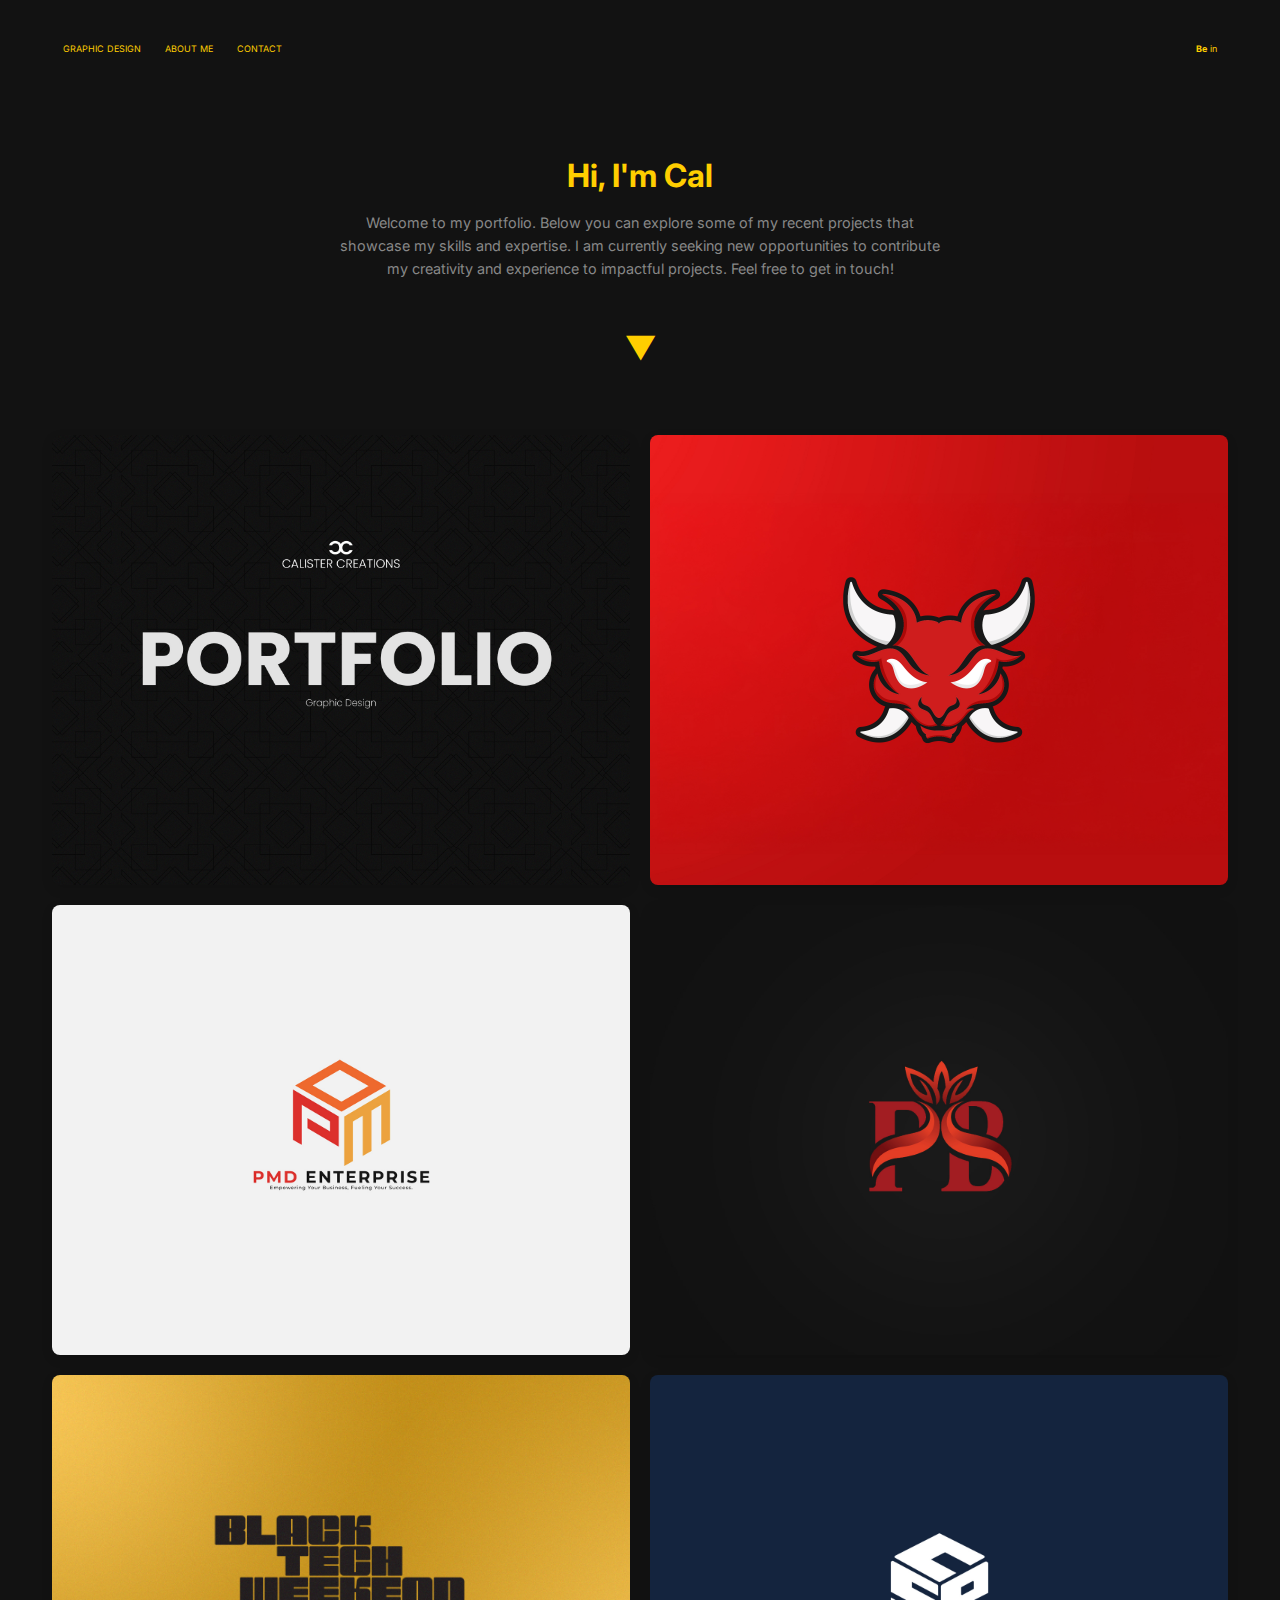
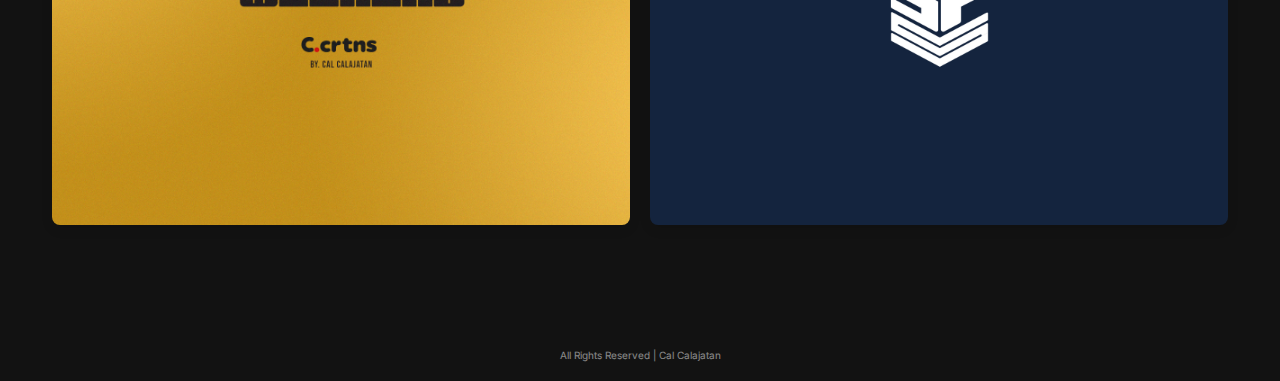
<file: index.html>
<!DOCTYPE html>
<html lang="en">
<head>
  <meta charset="UTF-8" />
  <meta name="viewport" content="width=device-width, initial-scale=1.0"/>
  <title>Calister Creations</title>
<link rel="icon" type="image/svg+xml" href="./img/Portfolio/logo svg.svg">
  <!-- Google Font -->
  <link rel="stylesheet" href="styles.css" />
  <link href="https://fonts.googleapis.com/css2?family=Inter:wght@400;600&display=swap" rel="stylesheet">
</head>
<body>
 <header>
  <div class="portfolio-nav-left">
    <a href="./index.html">GRAPHIC DESIGN</a>
    <a href="./about.html">ABOUT ME</a>
    <a href="./contact.html">CONTACT</a>
  </div>



  <div class="portfolio-nav-right">
    <a href="https://www.behance.net/call2"><strong>Be</strong> in</a>
  </div>
</header>


  <main>
    <section class="intro">
      <h1 style="color: #ffce00;">Hi, I'm Cal</h1>
      <p>
       Welcome to my portfolio. Below you can explore some of my recent projects that showcase my skills and expertise. I am currently seeking new opportunities to contribute my creativity and experience to impactful projects. Feel free to get in touch!
      </p>
    </section>

    <div class="scroll-down">&#x25BC;</div>

    <section class="projects">
      <div class="project-card">
        <a href="./portfolio.html"><img src="./img/Portfolio/1.jpg" alt="Project 1"></a>
      </div>
      <div class="project-card">
        <a href="project3.html"><img src="./img/oni images/1.jpg" alt="Project 2"></a> 
      </div>
      <div class="project-card">
        <a href="project2.html"><img src="./img/PMD.jpg" alt="Project 3"></a>
      </div>
      <div class="project-card">
        <a href="./project4.html"><img src="./img/PMB Logo.jpg" alt="Project 4"></a>
      </div>
      <div class="project-card">
        <a href="Project5.html"><img src="./img2/cover.jpg" alt="Project 5"></a>
      </div>
      <div class="project-card">
        <a href="./project6.html"><img src="./img/CSPS LOGO.jpg" alt="Project 6"></a>
      </div>
    </section>
  </main>

  <button class="scroll-top">&#8679;</button>

  <script>
    // Scroll to top functionality
    document.querySelector('.scroll-top').addEventListener('click', () => {
      window.scrollTo({ top: 0, behavior: 'smooth' });
    });
  </script>
</body>

<footer>
  <p>All Rights Reserved | Cal Calajatan
  </p>
</footer>
</html>
</file>
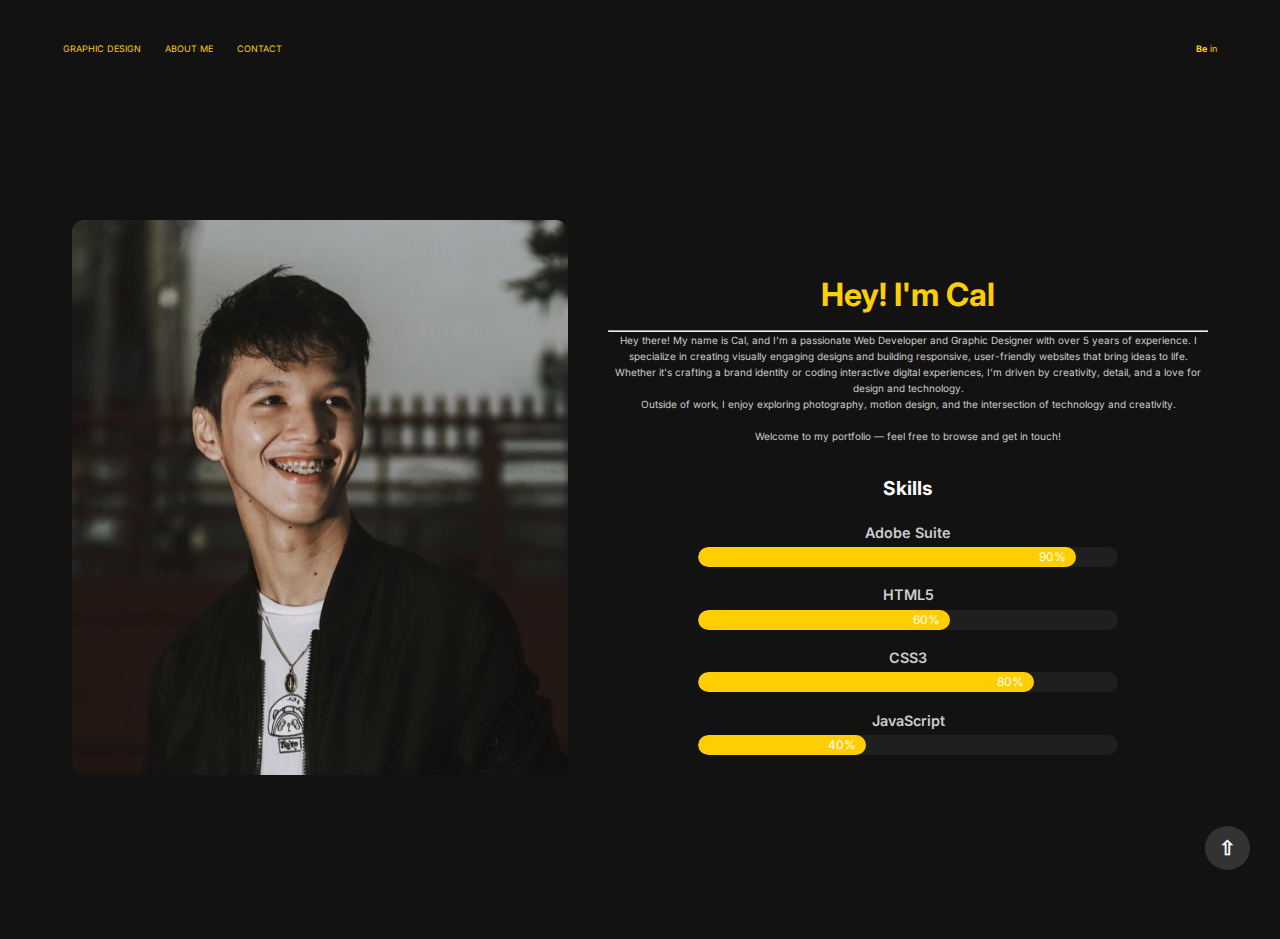
<file: about.html>
<!DOCTYPE html>
<html lang="en">
<head>
  <meta charset="UTF-8" />
  <meta name="viewport" content="width=device-width, initial-scale=1.0"/>
  <title>About – Cal's Portfolio</title>
  <link rel="stylesheet" href="https://cdnjs.cloudflare.com/ajax/libs/font-awesome/6.5.0/css/all.min.css">
  <!-- Fonts -->
  <link href="https://fonts.googleapis.com/css2?family=Inter:wght@400;600&display=swap" rel="stylesheet">

  <!-- External CSS -->
  <link rel="stylesheet" href="styles.css">
</head>
<body>
  <header>
    <div class="portfolio-nav-left">
      <a href="./index.html">GRAPHIC DESIGN</a>
      <a href="./about.html">ABOUT ME</a>
      <a href="./contact.html">CONTACT</a>
    </div>
    <div class="portfolio-nav-right">
      <a href="https://www.behance.net/call2"><strong>Be</strong> in</a>
    </div>
  </header>

  <main>
    <!-- About Section -->
<section class="portfolio-about">
  <div class="portfolio-about-image">
    <img src="./img/Profile Pic/Profile Pic.jpg" alt="Nick Faucher">
  </div>

  <div class="portfolio-about-text">
    <h2 style="color: #ffce00;">Hey! I'm Cal</h2>
    <hr>
    <p>
      Hey there! My name is Cal, and I’m a passionate Web Developer and Graphic Designer with over 5 years of experience. I specialize in creating visually engaging designs and building responsive, user-friendly websites that bring ideas to life.
    </p>
    <p>
      Whether it's crafting a brand identity or coding interactive digital experiences, I’m driven by creativity, detail, and a love for design and technology.
    </p>
    <p>
      Outside of work, I enjoy exploring photography, motion design, and the intersection of technology and creativity. <br><br>
      Welcome to my portfolio — feel free to browse and get in touch!
    </p>

    <!-- Skills Section Moved Here -->
    <section class="skills">
      <h3>Skills</h3>
      <div class="skill">
        <span>Adobe Suite</span>
        <div class="skill-bar"><div class="skill-fill photoshop">90%</div></div>
      </div>
      <div class="skill">
        <span>HTML5</span>
        <div class="skill-bar"><div class="skill-fill html">60%</div></div>
      </div>
      <div class="skill">
        <span>CSS3</span>
        <div class="skill-bar"><div class="skill-fill css">80%</div></div>
      </div>
      <div class="skill">
        <span>JavaScript</span>
        <div class="skill-bar"><div class="skill-fill js">40%</div></div>
      </div>
    </section>
  </div>
</section>


    <!-- Go Back Button -->
    <div style="text-align: center; margin: 2rem;">
      <a href="index.html" class="go-back-btn">← Go Back to Home</a>
    </div>
  </main>

  <button class="back-to-top" onclick="window.scrollTo({top: 0, behavior: 'smooth'})">&#8679;</button>
</body>
</html>
</file>
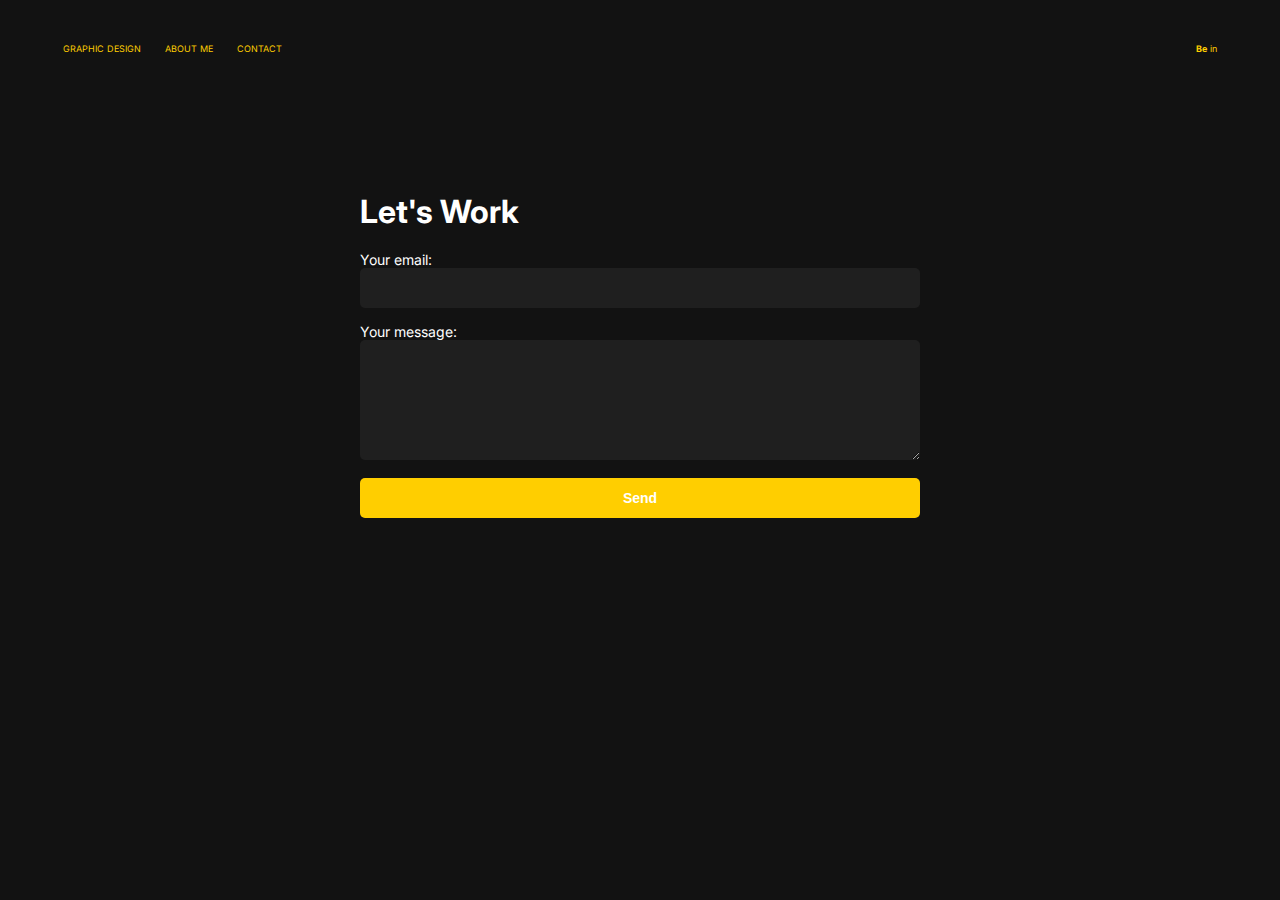
<file: contact.html>
<!DOCTYPE html>
<html lang="en">
<head>
  <meta charset="UTF-8" />
  <meta name="viewport" content="width=device-width, initial-scale=1.0"/>
  <title>Contact Page</title>
<link rel="icon" type="image/svg+xml" href="./img/Portfolio/logo svg.svg">
  <!-- External Stylesheet -->
  <link rel="stylesheet" href="styles.css" />

  <!-- Font -->
  <link href="https://fonts.googleapis.com/css2?family=Inter:wght@400;600&display=swap" rel="stylesheet">
</head>
<body>
  <header>
    <div class="portfolio-nav-left">
      <a href="./index.html">GRAPHIC DESIGN</a>
      <a href="./about.html">ABOUT ME</a>
      <a href="./contact.html">CONTACT</a>
    </div>

    <div class="portfolio-nav-right">
      <a href="https://www.behance.net/call2"><strong>Be</strong> in</a>
    </div>
  </header>

  <section class="contact-section">
    <h1>Let's Work</h1>
    <form id="contact-form">
      <label>
        Your email:
        <input type="email" name="email" required>
      </label>
      <label>
        Your message:
        <textarea name="message" rows="6" required></textarea>
      </label>
      <button type="submit">Send</button>
    </form>

    <div id="thank-you" style="display:none; margin-top: 20px;">
      <p style="color: rgb(255, 255, 255);">Thank you! Your message has been sent.</p>
      <a href="./index.html" style="display: inline-block; margin-top: 10px; padding: 10px 20px; background-color: #333; color: #fff; text-decoration: none; border-radius: 4px;">Go Back</a>
    </div>
  </section>

  <script>
    const form = document.getElementById('contact-form');
    const thankYouMessage = document.getElementById('thank-you');

    form.addEventListener('submit', async (e) => {
      e.preventDefault();

      const formData = new FormData(form);

      try {
        const response = await fetch('https://formspree.io/f/xeozjdbz', {
          method: 'POST',
          headers: {
            'Accept': 'application/json'
          },
          body: formData
        });

        if (response.ok) {
          form.style.display = 'none';
          thankYouMessage.style.display = 'block';
        } else {
          alert('Oops! There was a problem submitting your form');
        }
      } catch (error) {
        alert('Error: ' + error.message);
      }
    });
  </script>
</body>
</html>
</file>
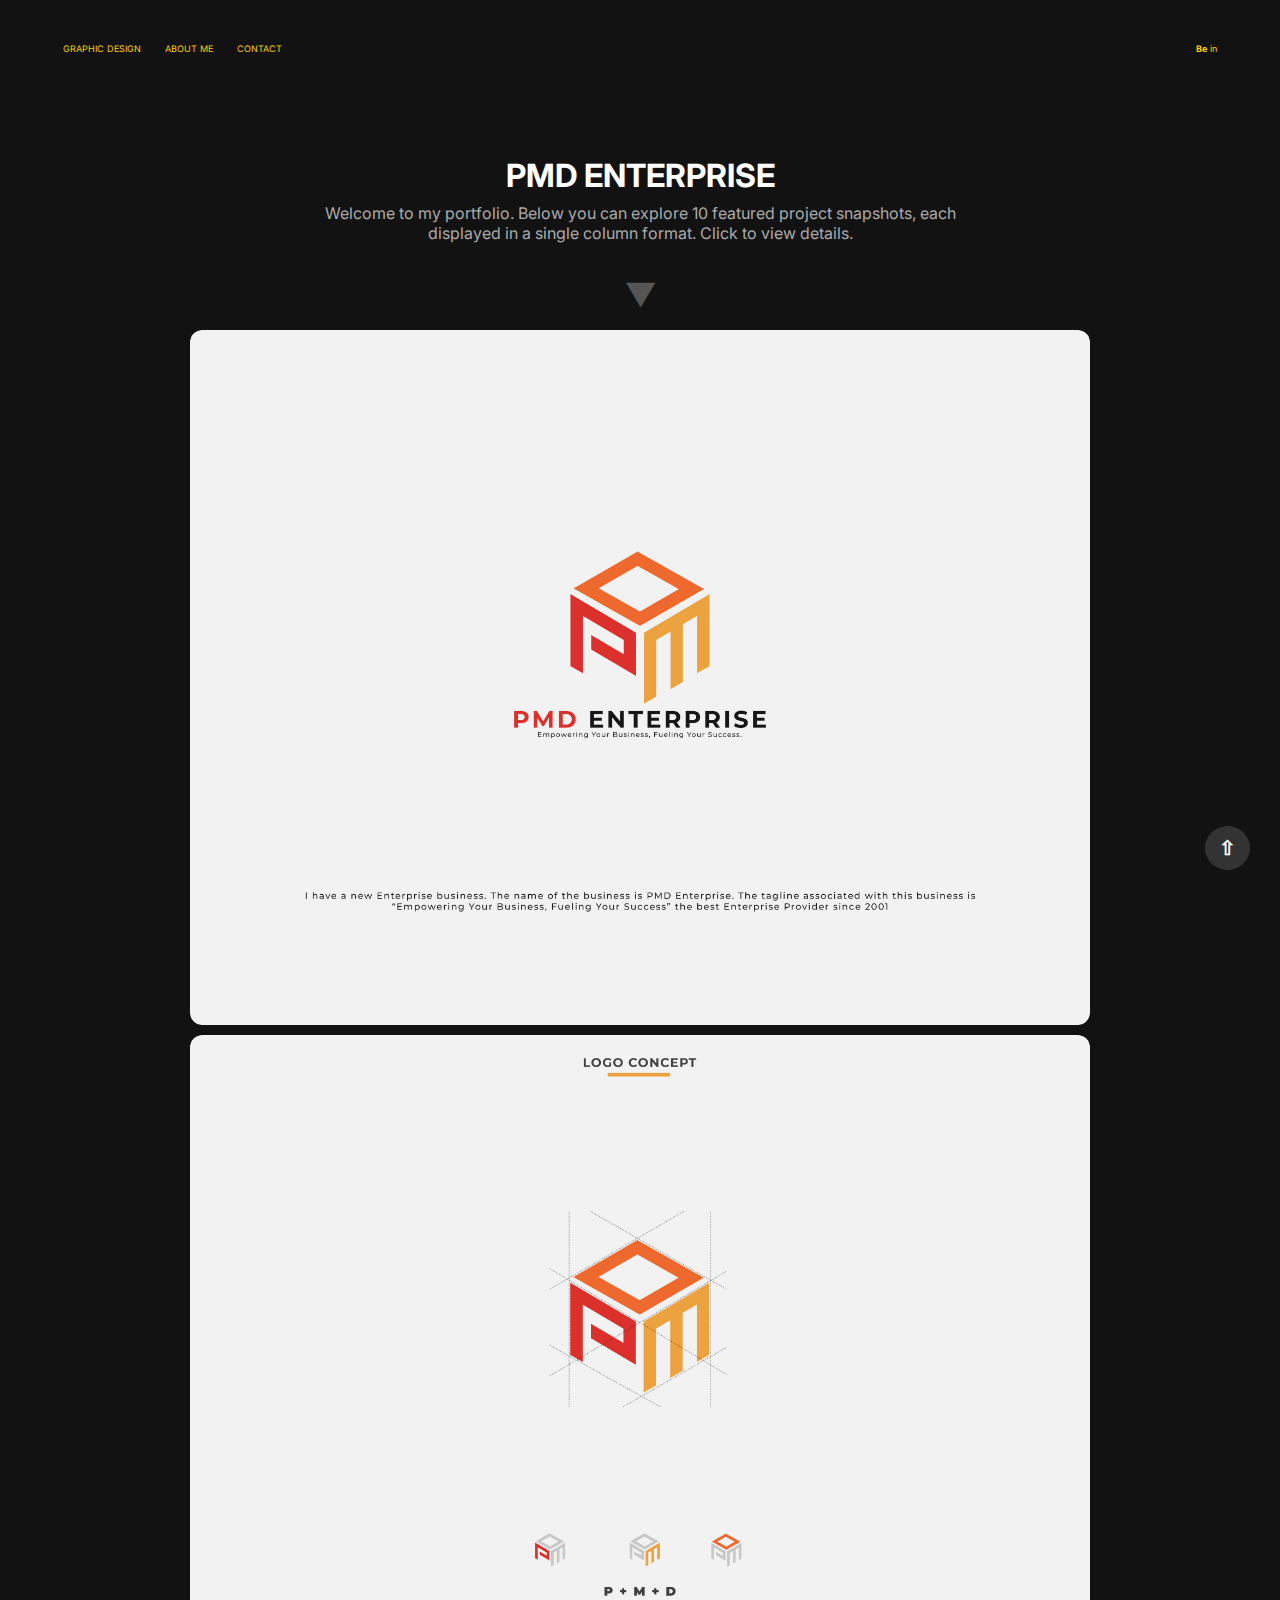
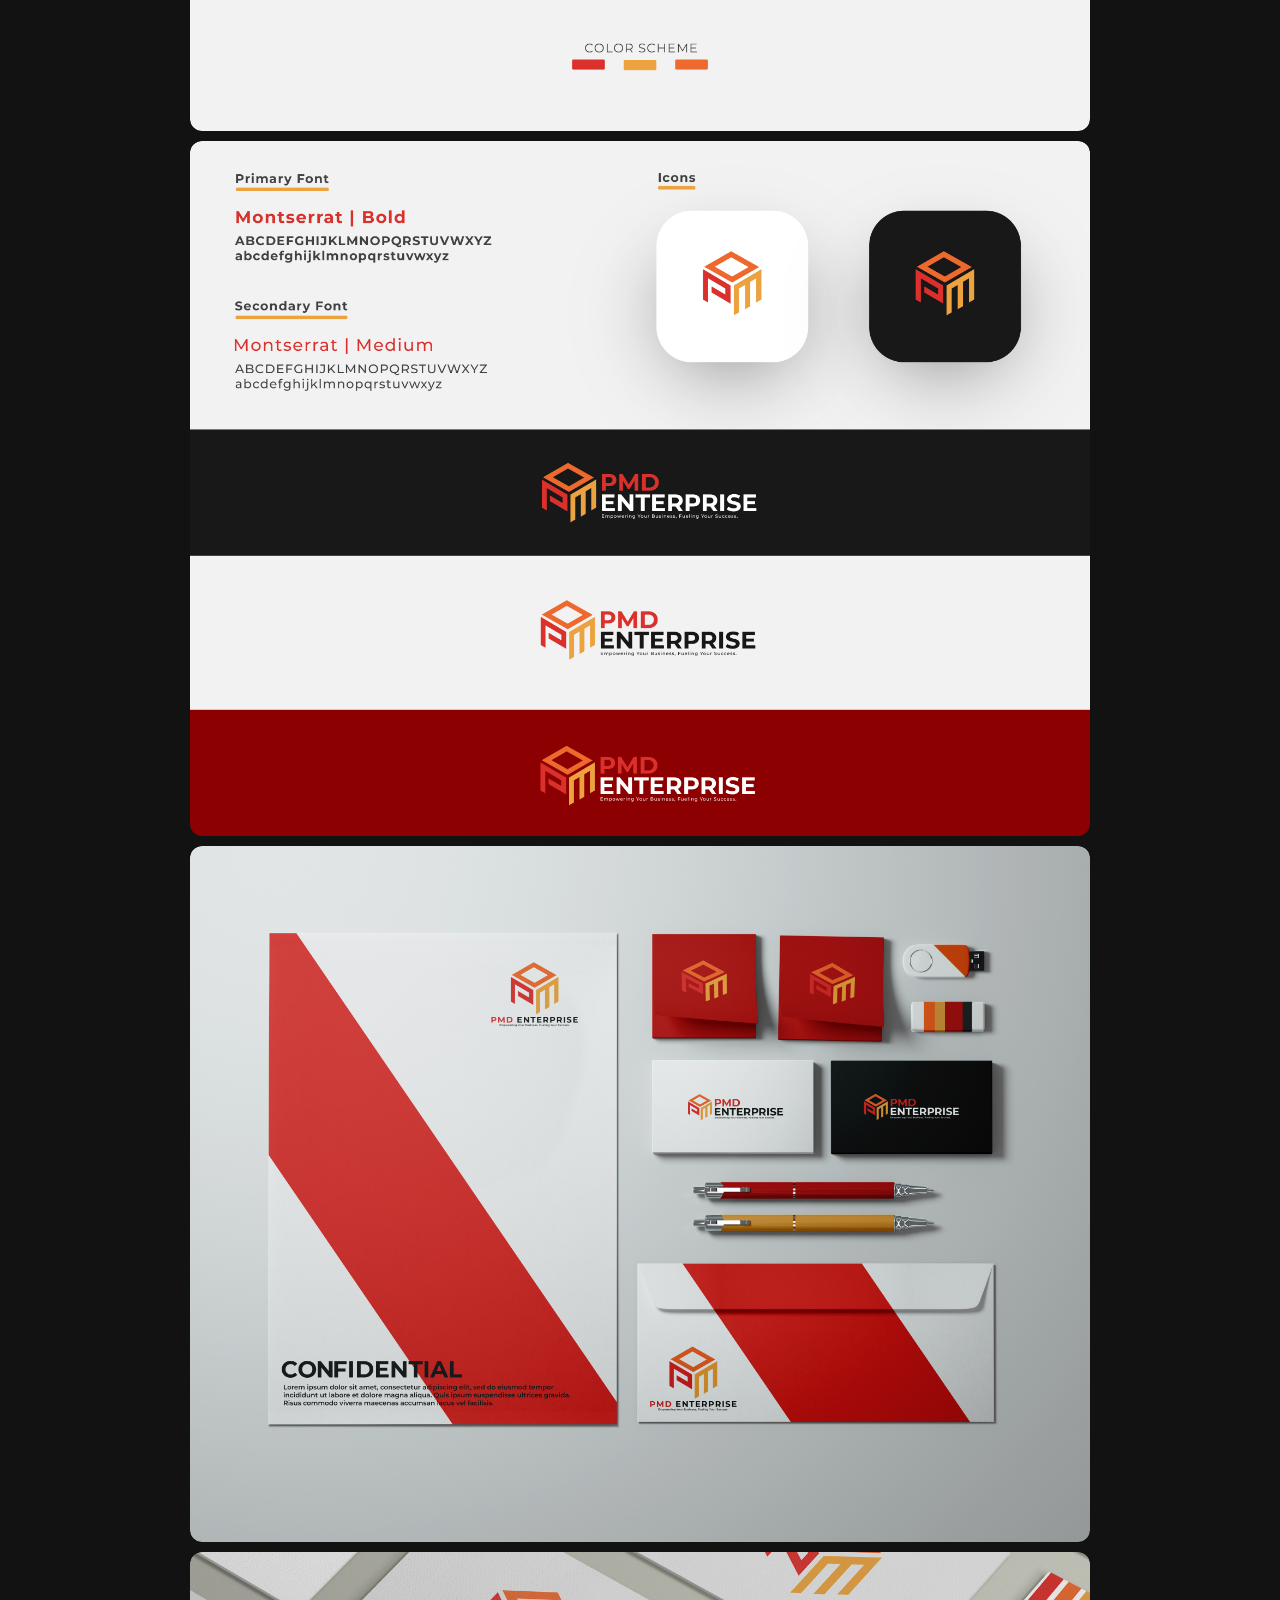
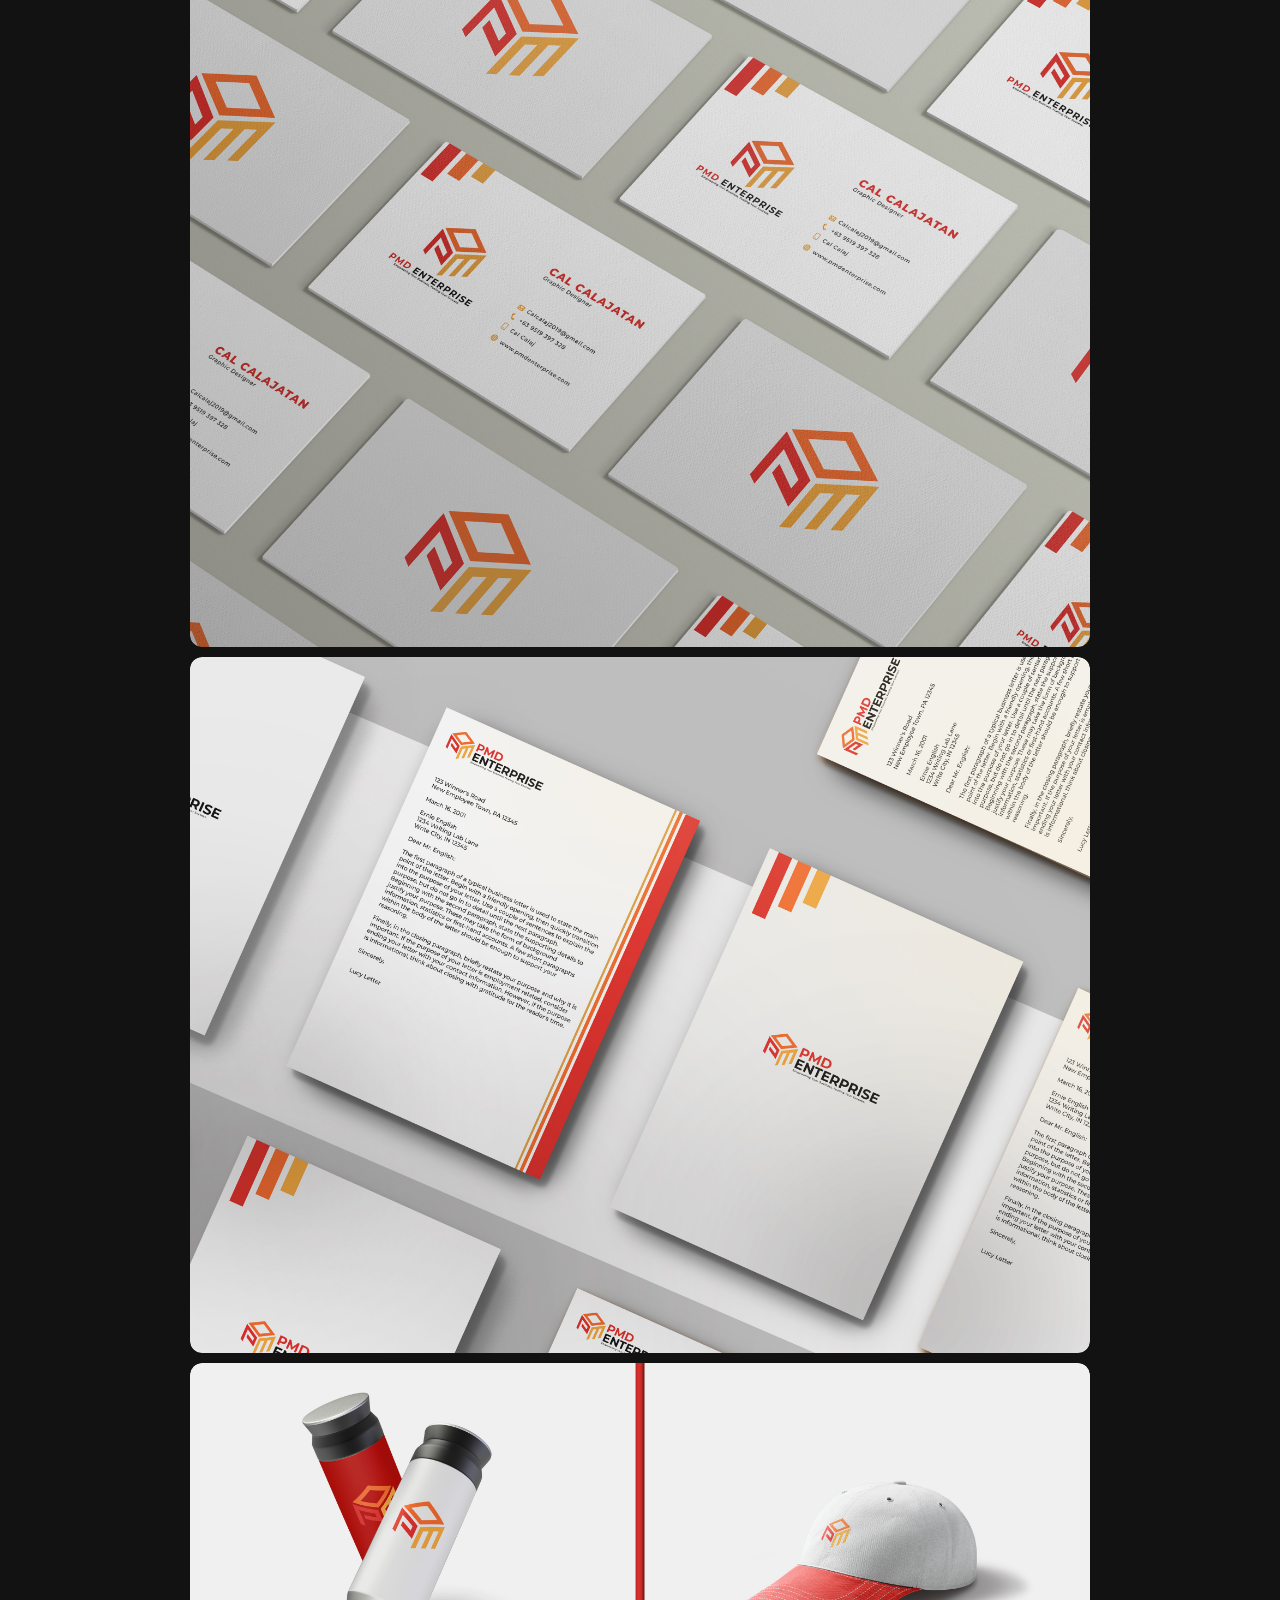
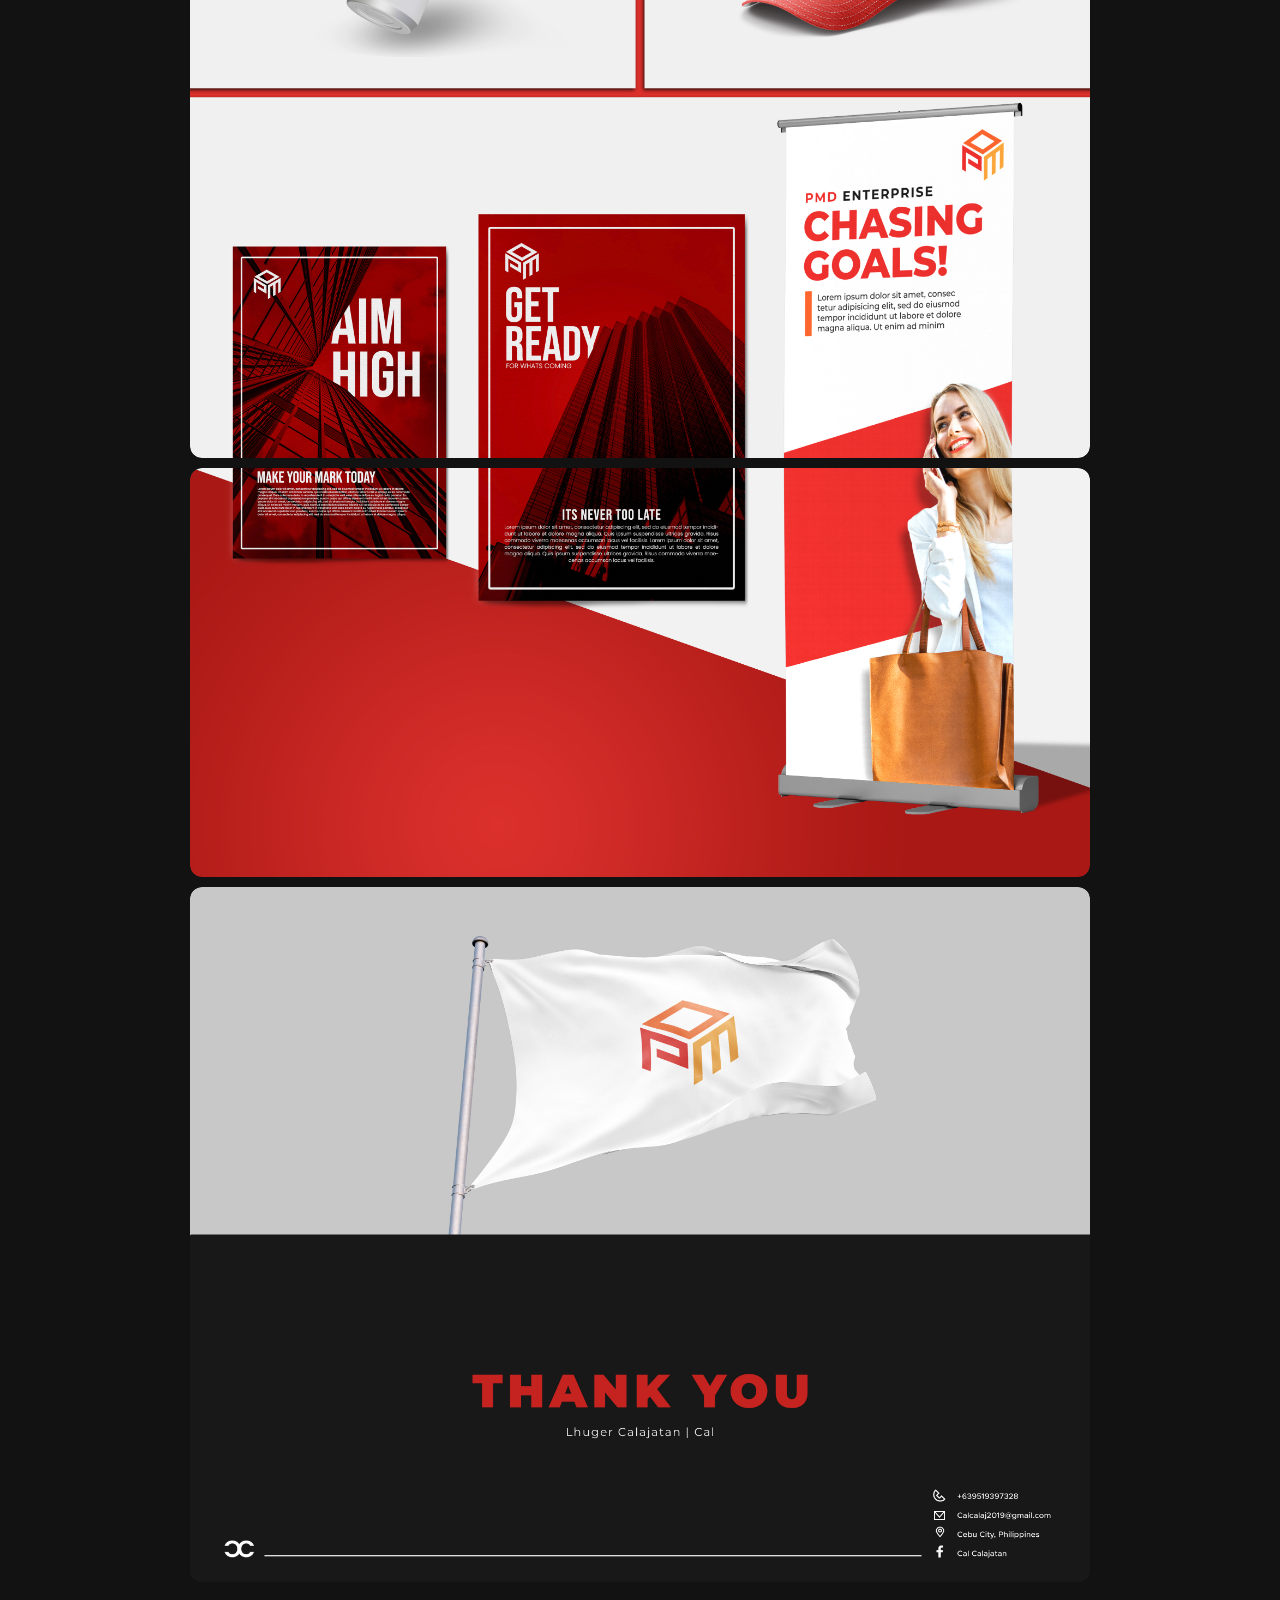
<file: project1.html>
<!DOCTYPE html>
<html lang="en">
<head>
  <meta charset="UTF-8" />
  <meta name="viewport" content="width=device-width, initial-scale=1.0"/>
  <title>PMD ENTERPRISE – Project Page</title>

  <!-- Google Fonts -->
  <link href="https://fonts.googleapis.com/css2?family=Inter:wght@400;600&display=swap" rel="stylesheet">

  <!-- External CSS -->
  <link rel="stylesheet" href="styles.css">
</head>
<body>
  <header>
    <div class="portfolio-nav-left">
      <a href="index.html">GRAPHIC DESIGN</a>
      <a href="./about.html">ABOUT ME</a>
      <a href="contact.html">CONTACT</a>
    </div>

    <div class="portfolio-nav-right">
      <a href="https://www.behance.net/call2"><strong>Be</strong> in</a>
    </div>
  </header>

  <main>
    <section class="portfolio-intro">
      <h1>PMD ENTERPRISE</h1>
      <p>
        Welcome to my portfolio. Below you can explore 10 featured project snapshots,
        each displayed in a single column format. Click to view details.
      </p>
    </section>

    <div class="scroll-indicator">&#x25BC;</div>

    <section class="project-gallery">
      <div class="project-thumbnail"><img src="./img/PMD/1 (2023_11_29 14_57_53 UTC).jpg" alt="Project 1"></div>
      <div class="project-thumbnail"><img src="./img/PMD/2 (2024_10_18 04_38_22 UTC).jpg" alt="Project 2"></div>
      <div class="project-thumbnail"><img src="./img/PMD/3 (2023_11_29 14_57_53 UTC).jpg" alt="Project 3"></div>
      <div class="project-thumbnail"><img src="./img/PMD/4 (2023_11_29 14_57_53 UTC).jpg" alt="Project 4"></div>
      <div class="project-thumbnail"><img src="./img/PMD/5 (2023_11_29 14_57_53 UTC).jpg" alt="Project 5"></div>
      <div class="project-thumbnail"><img src="./img/PMD/6 (2023_11_29 14_57_53 UTC).jpg" alt="Project 6"></div>
      <div class="project-thumbnail"><img src="./img/PMD/8 (2024_10_18 04_38_22 UTC).jpg" alt="Project 7"></div>
      <div class="project-thumbnail"><img src="./img/PMD/9 (2023_11_29 14_57_53 UTC).jpg" alt="Project 8"></div>
      <div class="project-thumbnail"><img src="./img/PMD/10 (2023_11_29 14_57_53 UTC).jpg" alt="Project 9"></div>
    </section>
  </main>

  <button class="back-to-top" onclick="window.scrollTo({top: 0, behavior: 'smooth'})">&#8679;</button>
</body>
</html>
</file>
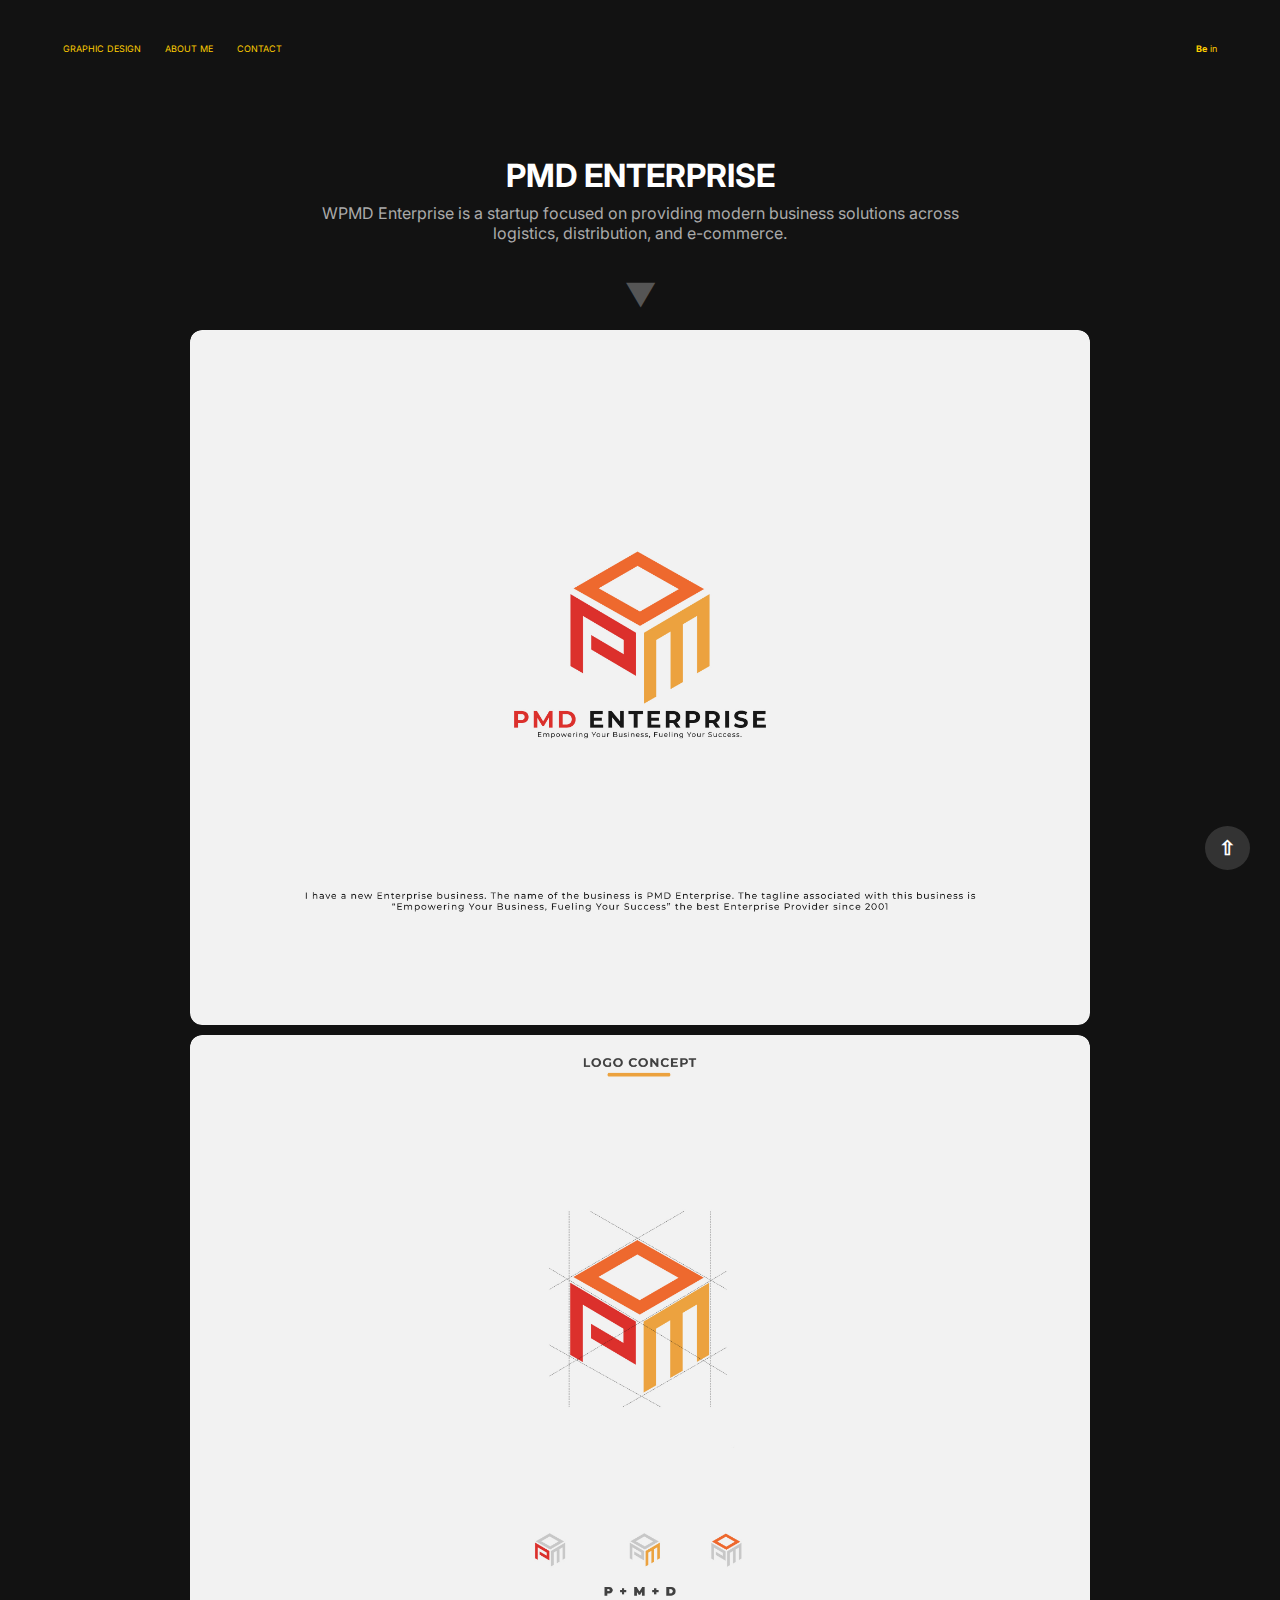
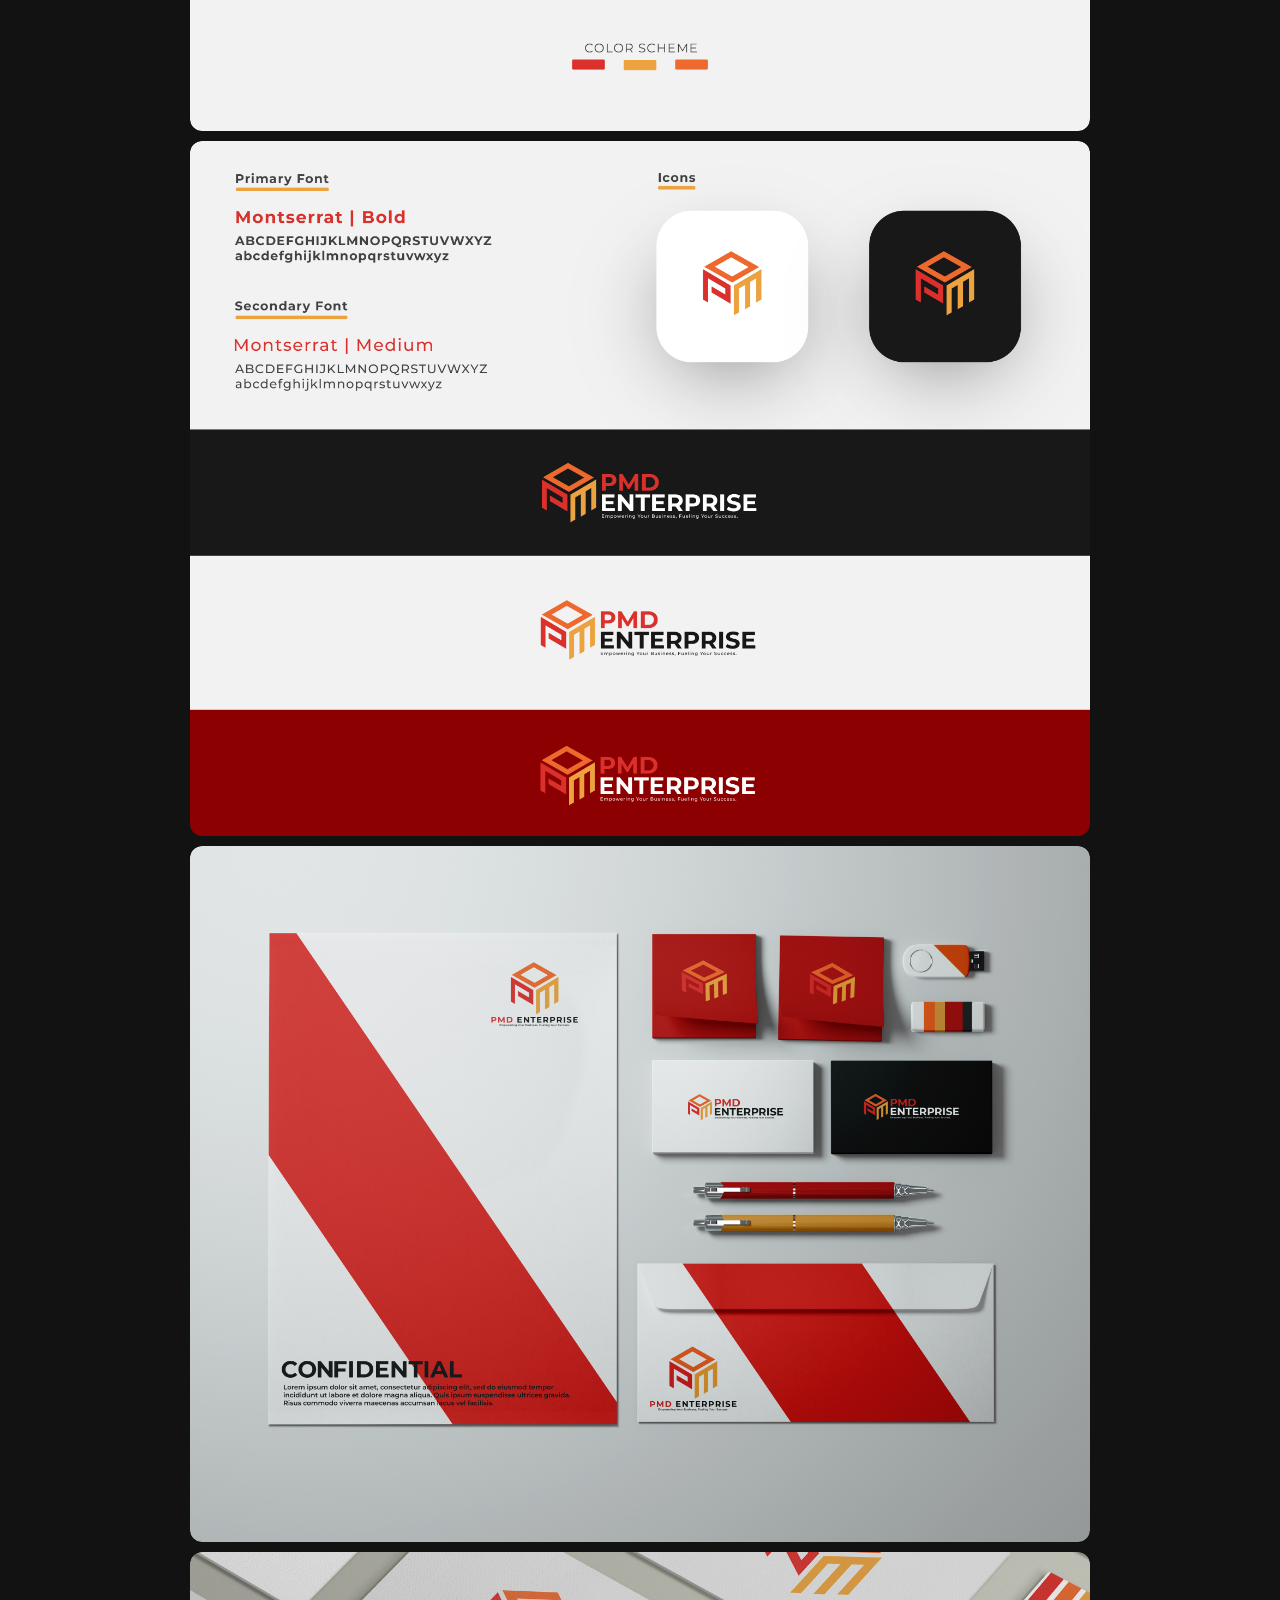
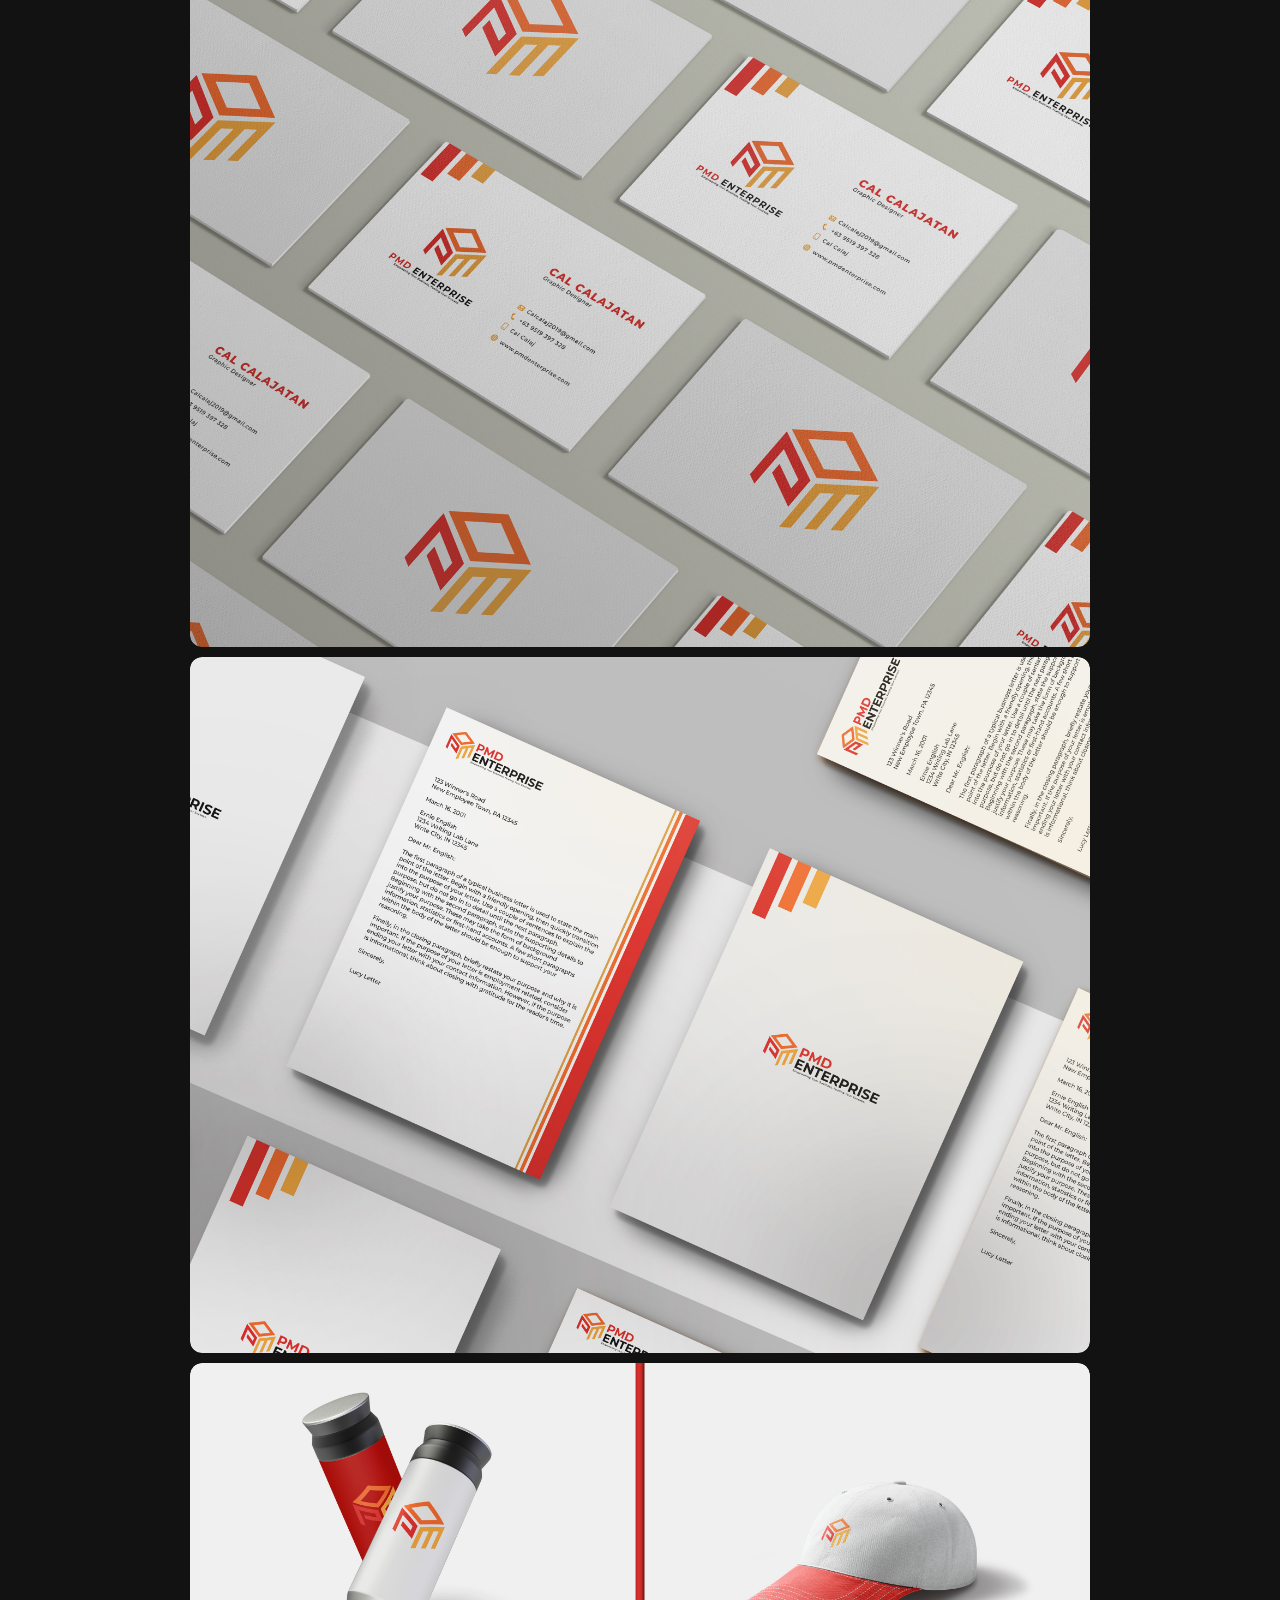
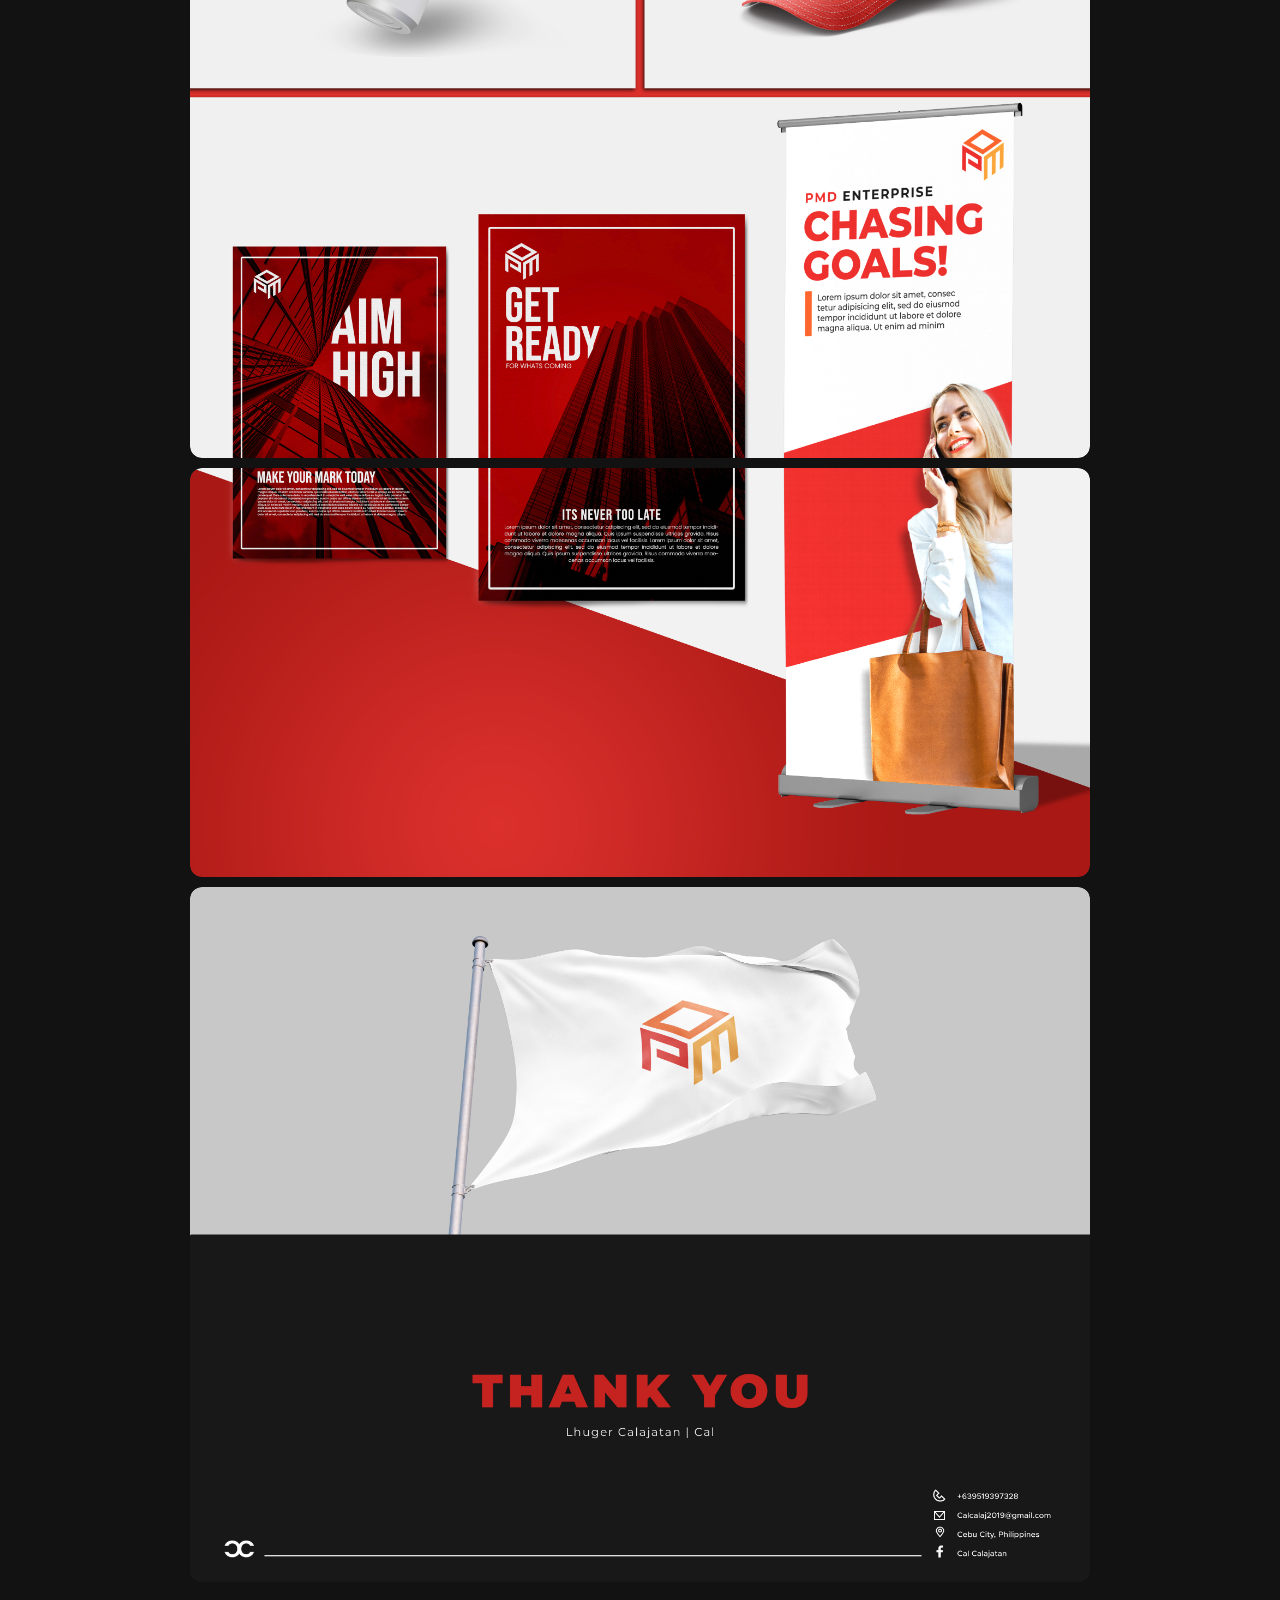
<file: project2.html>
<!DOCTYPE html>
<html lang="en">
<head>
  <meta charset="UTF-8" />
  <meta name="viewport" content="width=device-width, initial-scale=1.0"/>
  <title>PMD Enterprise – Project Page</title>
<link rel="icon" type="image/svg+xml" href="./img/Portfolio/logo svg.svg">
  <!-- Google Font -->
  <link href="https://fonts.googleapis.com/css2?family=Inter:wght@400;600&display=swap" rel="stylesheet">

  <!-- External Stylesheet -->
  <link rel="stylesheet" href="styles.css">
</head>
<body>
  <header>
    <div class="portfolio-nav-left">
      <a href="./index.html">GRAPHIC DESIGN</a>
      <a href="./about.html">ABOUT ME</a>
      <a href="./contact.html">CONTACT</a>
    </div>

    <div class="portfolio-nav-right">
      <a href="https://www.behance.net/call2"><strong>Be</strong> in</a>
    </div>
  </header>

  <main>
    <section class="portfolio-intro">
      <h1>PMD ENTERPRISE</h1>
      <p>
        WPMD Enterprise is a startup focused on providing modern business solutions across logistics, distribution, and e-commerce.
      </p>
    </section>

    <div class="scroll-indicator">&#x25BC;</div>

    <section class="project-gallery">
      <div class="project-thumbnail"><img src="./img/PMD/1 (2023_11_29 14_57_53 UTC).jpg" alt="Project 1"></div>
      <div class="project-thumbnail"><img src="./img/PMD/2 (2024_10_18 04_38_22 UTC).jpg" alt="Project 2"></div>
      <div class="project-thumbnail"><img src="./img/PMD/3 (2023_11_29 14_57_53 UTC).jpg" alt="Project 3"></div>
      <div class="project-thumbnail"><img src="./img/PMD/4 (2023_11_29 14_57_53 UTC).jpg" alt="Project 4"></div>
      <div class="project-thumbnail"><img src="./img/PMD/5 (2023_11_29 14_57_53 UTC).jpg" alt="Project 5"></div>
      <div class="project-thumbnail"><img src="./img/PMD/6 (2023_11_29 14_57_53 UTC).jpg" alt="Project 6"></div>
      <div class="project-thumbnail"><img src="./img/PMD/8 (2024_10_18 04_38_22 UTC).jpg" alt="Project 7"></div>
      <div class="project-thumbnail"><img src="./img/PMD/9 (2023_11_29 14_57_53 UTC).jpg" alt="Project 8"></div>
      <div class="project-thumbnail"><img src="./img/PMD/10 (2023_11_29 14_57_53 UTC).jpg" alt="Project 9"></div>
    </section>
  </main>

  <button class="back-to-top" onclick="window.scrollTo({top: 0, behavior: 'smooth'})">&#8679;</button>
</body>
</html>
</file>
<file: styles.css>
* {
  margin: 0;
  padding: 0;
  box-sizing: border-box;
}

html, body {
  overflow: auto;
  -ms-overflow-style: none;  /* IE and Edge */
  scrollbar-width: none;     /* Firefox */
}

html::-webkit-scrollbar,
body::-webkit-scrollbar {
  display: none;             /* Chrome, Safari, Opera */
}

body {
  font-family: 'Inter', sans-serif;
  background-color: #121212;
  color: white;
  
}

main {
  text-align: center;
  padding: 4rem 2rem;
}

.intro h1 {
  font-size: 2rem;
  margin-bottom: 1rem;
}

.intro p {
  color: #888;
  font-size: 0.9rem;
  max-width: 600px;
  margin: 0 auto;
  line-height: 1.6;
}

.scroll-down {
  font-size: 2rem;
  margin: 3rem 0;
  animation: bounce 2s infinite;
  color: #ffce00;
}

@keyframes bounce {
  0%, 100% { transform: translateY(0); }
  50% { transform: translateY(10px); }
}

.projects {
  display: grid;
  grid-template-columns: repeat(2, 1fr);
  gap: 5px;
  padding: 0 1rem 3rem;
}

.project-card {
  width: 100%;
  aspect-ratio: 3 / 2;
  overflow: hidden;
  border-radius: 12px;
}

.project-card img {
  width: 100%;
  height: 100%;
  object-fit: cover;
  display: block;
  transition: transform 0.3s ease;
}

.project-card:hover img {
  transform: scale(1.05);
}

.scroll-top {
  position: fixed;
  bottom: 1.5rem;
  right: 1.5rem;
  background: #e8c1b1;
  color: white;
  border: none;
  border-radius: 50%;
  width: 44px;
  height: 44px;
  font-size: 1.5rem;
  cursor: pointer;
  opacity: 0;
  pointer-events: none;
  transition: opacity 0.3s ease;
  z-index: 9999;
}

.scroll-top.visible {
  opacity: 1;
  pointer-events: auto;
}


@media (max-width: 600px) {
  .projects {
    grid-template-columns: 1fr;
  }
}

/* === Styles for updated HTML class names === */
.portfolio-intro {
  text-align: center;
  max-width: 700px;
  margin: 0 auto 2rem auto;
}

.portfolio-intro h1 {
  font-size: 2rem;
  margin-bottom: 0.5rem;
}

.portfolio-intro p {
  color: #aaa;
  font-size: 16px;
}

.scroll-indicator {
  text-align: center;
  font-size: 2rem;
  margin: 1rem 0;
  color: #555;
  animation: bounce 2s infinite;
}

.project-gallery {
  display: flex;
  flex-direction: column;
  gap: 10px;
  align-items: center;
}

.project-thumbnail {
  width: 90%;
  max-width: 900px;
  overflow: hidden;
  border-radius: 12px;
  background-color: #1e1e1e;
}

.project-thumbnail img {
  width: 100%;
  height: auto;
  display: block;
  border-radius: 12px;
  transition: transform 0.3s ease;
}

.project-thumbnail:hover img {
  transform: scale(1.02);
}

.back-to-top {
  position: fixed;
  bottom: 30px;
  right: 30px;
  background-color: #333;
  color: #fff;
  border: none;
  padding: 10px 14px;
  border-radius: 50%;
  cursor: pointer;
  font-size: 20px;
}

/* === Fix: Header class match for .portfolio-nav-left/right === */
header {
  display: flex;
  justify-content: space-between;
  align-items: center;
  height: 92px;
  padding: 14px 4% 10px 4%;
  position: relative;
  z-index: 3;
  white-space: nowrap;
  overflow-x: auto;
  -webkit-overflow-scrolling: touch;
}

header::-webkit-scrollbar {
  display: none;
}

.portfolio-nav-left,
.portfolio-nav-right {
  display: flex;
  flex-shrink: 0;
}

.portfolio-nav-left a,
.portfolio-nav-right a {
  color: #ffce00;
  text-decoration: none;
  margin: 0 12px;
  font-size: 9px;
  transition: color 0.3s;
}

.portfolio-nav-left a:hover,
.portfolio-nav-right a:hover {
  color: #ffa700;
}

.logo {
  font-size: 18px;
  font-weight: bold;
  color: #fff;
}

.portfolio-about {
  display: flex;
  flex-direction: row;
  align-items: center;
  justify-content: center;
  gap: 40px;
  padding: 4rem 2rem;
  max-width: 1200px;
  margin: 0 auto;
  flex-wrap: wrap;
}

.portfolio-about-image {
  flex: 1;
  max-width: 500px;
}

.portfolio-about-image img {
  width: 100%;
  height: auto;
  border-radius: 12px;
}

.portfolio-about-text {
  flex: 2;
  max-width: 600px;
  margin-bottom: -50px;
}

.portfolio-about-text h2 {
  font-size: 2rem;
  margin-bottom: 1rem;
}

.portfolio-about-text p {
  color: #ccc;
  font-size: 10px;
  line-height: 1.6;
}

/* === CONTACT PAGE === */

body {
  background: #121212;
  color: white;
  font-family: 'Inter', sans-serif;
  margin: 0;
  padding: 0;
}

/* Contact Section */
.contact-section {
  max-width: 600px;
  margin: 100px auto;
  padding: 0 20px;
}

.contact-section h1 {
  font-size: 2rem;
  margin-bottom: 20px;
}

form {
  display: flex;
  flex-direction: column;
}

label {
  margin-bottom: 15px;
  font-size: 14px;
}

input[type="email"],
textarea {
  width: 100%;
  padding: 12px;
  border: none;
  border-radius: 5px;
  background-color: #1f1f1f;
  color: white;
  font-size: 14px;
  resize: vertical;
}

button {
  background-color: #ffce00;
  color: rgb(255, 255, 255);
  padding: 12px 20px;
  border: none;
  border-radius: 5px;
  cursor: pointer;
  font-weight: 600;
  font-size: 14px;
  transition: background 0.3s;
}

button:hover {
  background-color: rgba(255, 166, 0, 0.925);
  color: white;
}
@media screen and (max-width: 768px) {
  .portfolio-about {
    flex-direction: column;
    padding: 1rem;
    text-align: center;
  }

  .portfolio-about-image img {
    max-width: 90%;
    margin: 0 auto;
  }

  .portfolio-about-text {
    padding-top: 1rem;
  }
}

footer
{
  text-align: center;
  font-size: 10px;
  opacity: 50%;
  margin-bottom: 20px;
}

.portfolio-about-text .skills {
  margin-top: 2rem;
}

.skills {
  width: 70%;
  margin: 2rem auto 0 auto;
}

.skills h3 {
  font-size: 1.2rem;
  color: #ffffff;
  margin-bottom: 1.5rem;
  text-align: center
}

.skill {
  margin-bottom: 1.2rem;
}

.skill span {
  font-weight: 600;
  margin-bottom: 0.4rem;
  display: block;
  color: #ccc;
  font-size: 0.9rem;
}

.skill-bar {
  width: 100%;
  height: 20px;
  background: #1f1f1f;
  border-radius: 30px;
  overflow: hidden;
}

.skill-fill {
  height: 100%;
  line-height: 20px;
  padding-right: 10px;
  font-size: 12px;
  color: #fff;
  text-align: right;
  border-radius: 30px;
  animation: fillAnimation 2s ease-out forwards;
}

/* Skill fill colors */
.skill-fill.html {
  width: 60%;
  background: linear-gradient(to right, #ffce00, #ffce00);
}

.skill-fill.css {
  width: 80%;
  background: linear-gradient(to right, #ffce00, #ffce00);
}

.skill-fill.js {
  width: 40%;
  background: linear-gradient(to right, #ffce00, #ffce00);
}

.skill-fill.photoshop {
  width: 90%;
  background: linear-gradient(to right, #ffce00, #ffce00);
}

@keyframes fillAnimation {
  from {
    width: 0;
  }
}
.go-back-btn {
  display: inline-block;
  padding: 10px 20px;
  background: #ffffff;
  color: #fff;
  text-decoration: none;
  font-weight: bold;
  border-radius: 10px;
  transition: background 0.3s ease;
  color: black;
  display: none;
}

.go-back-btn:hover {
  background: #0e0e0e;
  color: white;
}

.skills-icons {
  width: 80%;
  margin: 3rem auto;
  font-family: 'Inter', sans-serif;
}

.skill-category {
  margin-bottom: 1rem;
}

.skill-category h3 {
  font-size: 1rem;
  margin-bottom: 1rem;
  color:  #ffce00;
  border-left: 4px solid #ffce00;
  padding-left: 10px;
  text-align: left;
}

.skill-list {
  list-style: none;
  display: flex;
  flex-wrap: wrap;
  gap: 1rem;
  padding: 0;
  margin: 0;
}

.skill-list li {
  display: flex;
  align-items: center;
  gap: 0.5rem;
  background: #ffffff;
  border: 1px solid #e0e0e0;
  padding: 0.35rem 1.2rem;
  border-radius: 12px;
  font-size: 0.55rem;
  color: #333;
  box-shadow: 0 2px 6px rgba(0, 0, 0, 0.08);
  transition: all 0.2s ease-in-out;
}

.skill-list li i {
  font-size: 1.2rem;
  color: #ffce00;
  min-width: 20px;
}

.skill-list li:hover {
  transform: translateY(-3px);
  box-shadow: 0 6px 14px rgba(0, 0, 0, 0.1);
}
 li {
    user-select: none;
    -webkit-user-select: none; /* For Safari */
    -moz-user-select: none;    /* For Firefox */
    -ms-user-select: none;     /* For IE/Edge */
  }
.projects {
  display: grid;
  grid-template-columns: repeat(2, minmax(0, 1fr));
  gap: 20px;
  max-width: 1400px; /* Wider container */
  margin: 40px auto;
  padding: 20px;
}

.project-card {
  width: 100%;
  height: 450px; /* Slightly taller to match wider look */
  overflow: hidden;
  box-sizing: border-box;
  border-radius: 8px;
  box-shadow: 0 4px 12px rgba(0, 0, 0, 0.1);
}

.project-card img {
  width: 100%;
  height: 100%;
  object-fit: cover;
  display: block;
}

/* Responsive: stack cards in 1 column on smaller screens */
@media (max-width: 768px) {
  .projects {
    grid-template-columns: 1fr;
  }

  .project-card {
    height: 300px;
  }
}
</file>
